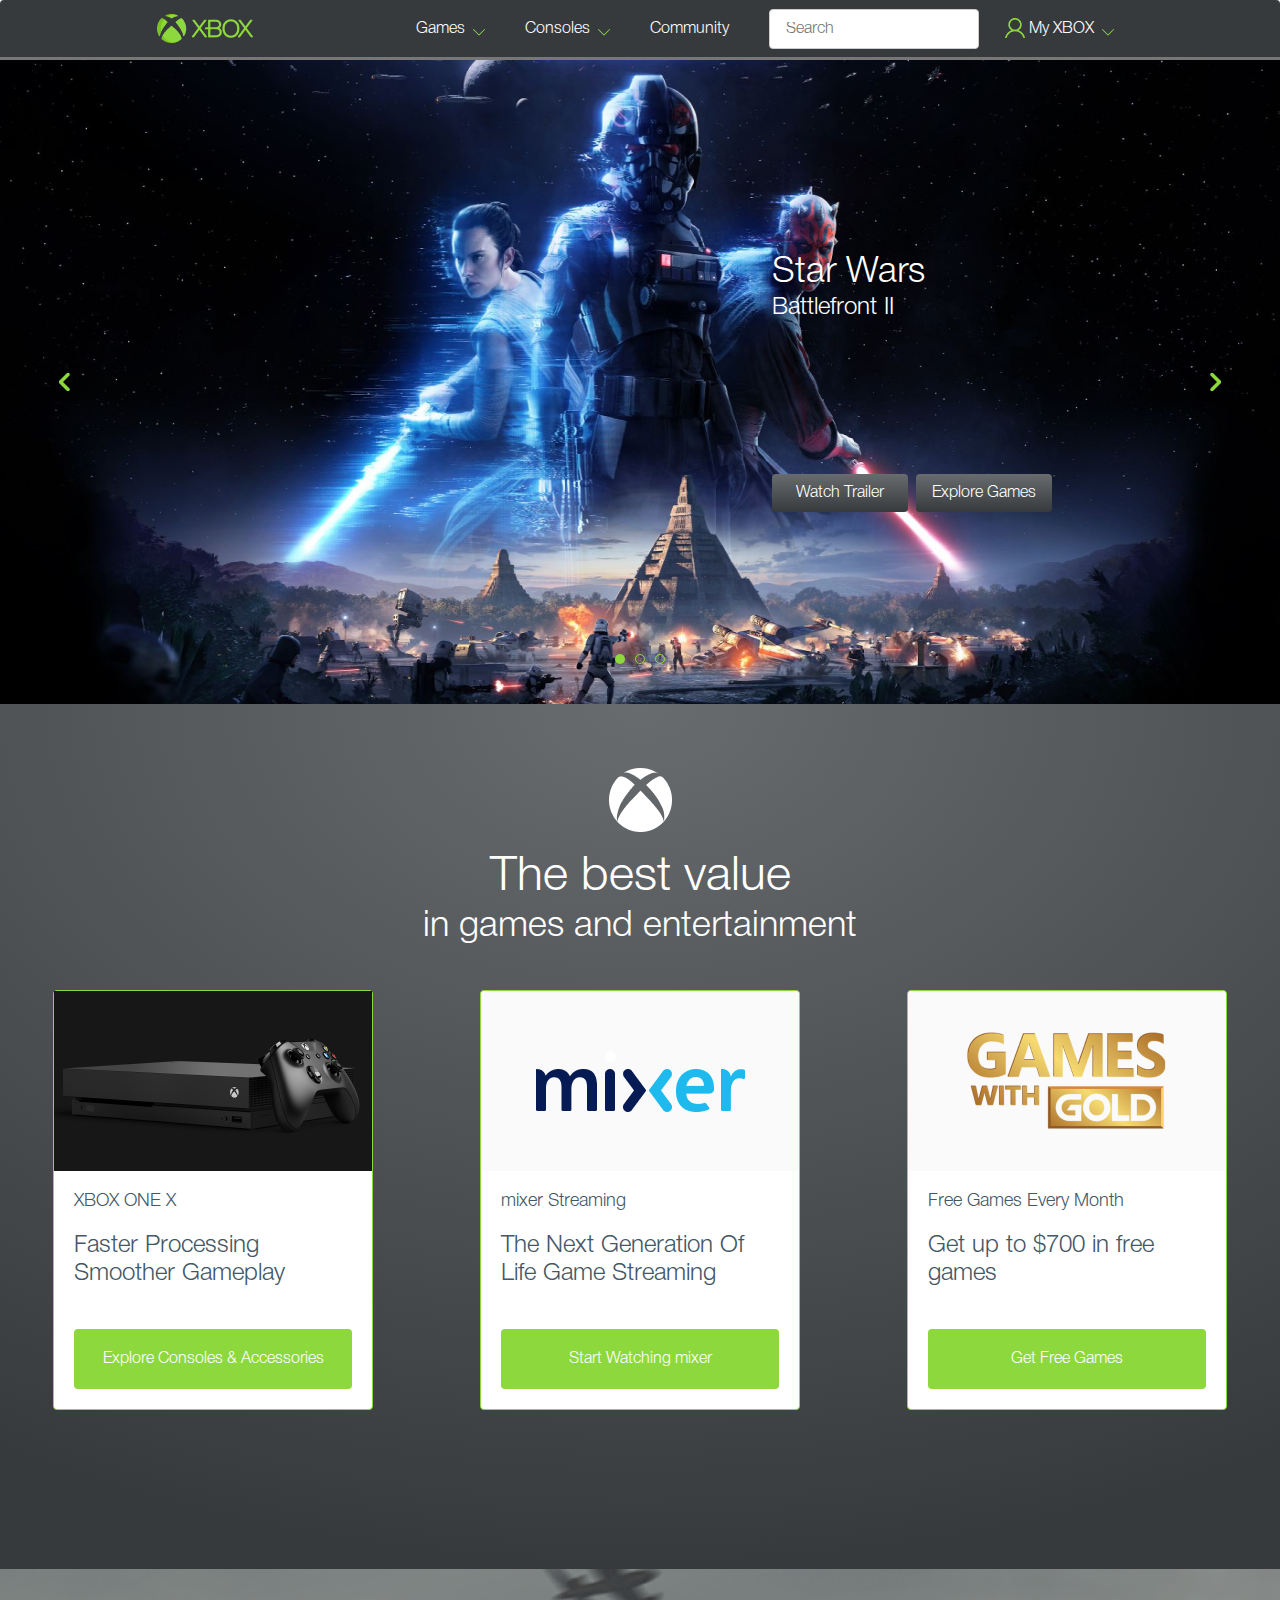
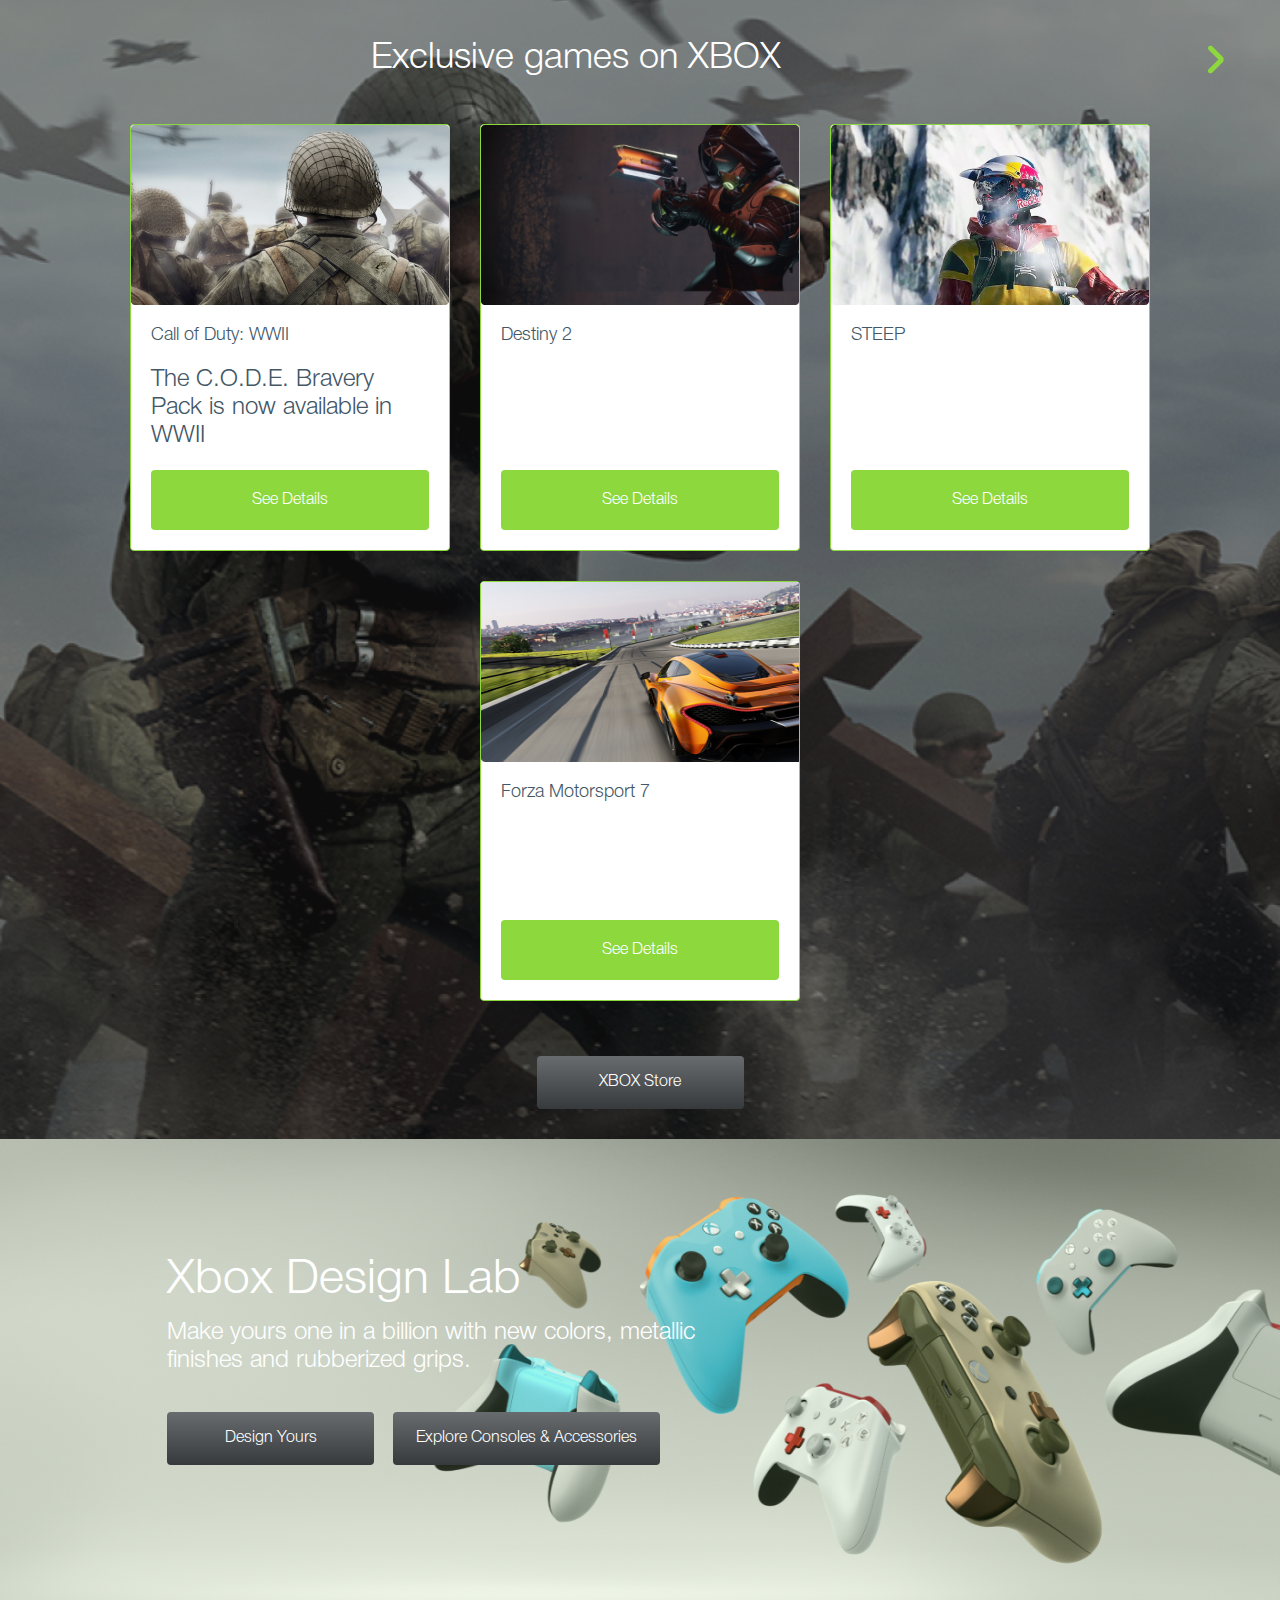
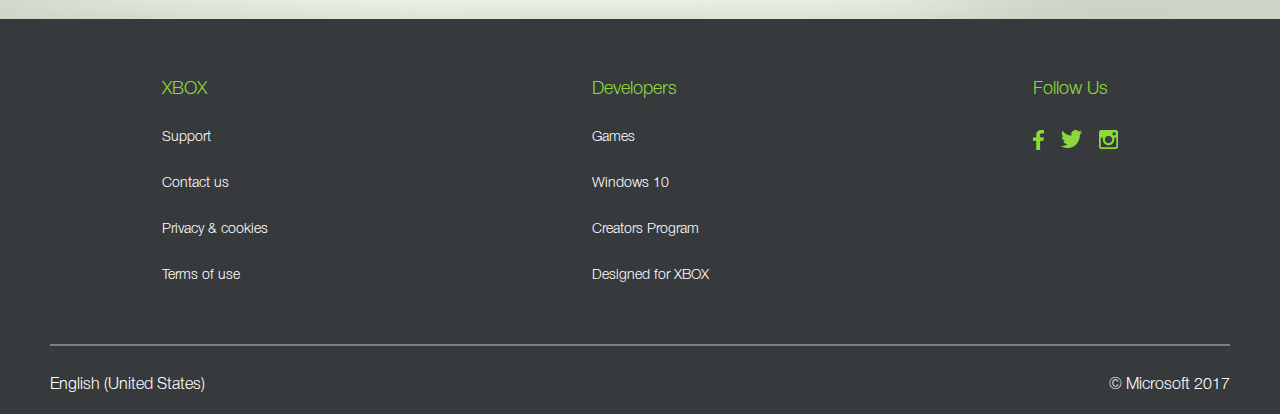
<file: index.html>
<!DOCTYPE html>
<html lang="en">
<head>
    <meta charset="UTF-8">
    <meta name="viewport" content="width=device-width, initial-scale=1.0, maximum-scale=1.0, user-scalable=0">
    <title>XBOX-Home page</title>
    <link rel="stylesheet" href="./source/scss/XBOX.css">
</head>
<body>
<div class="wrapper">
    <div class="content">

        <nav class="menu">
            <div class="menu__container">
                <div class="menu__logo">
                    <a href=""><img src="./img/logo/xbox.png" alt=""></a>
                </div>
                <ul class="menu__list">
                    <li><a  href="">Games</a></li>
                    <li><a  href="">Consoles</a></li>
                    <li><a class=" hide-after" href="">Community</a></li>
                    <li><input class="menu__src" type="search" placeholder="Search" /></li>
                    <li><a  href="">My XBOX</a></li>
                </ul>
            </div>
        </nav>



        <div class="body2">
            <div class="body2__circles">
                <div class="body2__circle1"></div>
                <div class="body2__circle2"></div>
                <div class="body2__circle3"></div>
            </div>

            <div class="body2__item1">
                <div class="body2__arrow">
                    <a href=""><img src="./img/icons/left-arrow.png" alt=""></a>
                </div>
            </div>
            <div class="body2__item2">
                <div class="body2__content">
                    <div class="body2__content text">
                        <div class="body2__title">Star Wars</div>
                        <div class="body2__subtitle">Battlefront II</div>
                    </div>
                    <div class="body2__btn">
                        <button class="body2__btn button" type="submit">Watch Trailer</button>
                        <button class="body2__btn button" type="submit">Explore Games</button>
                    </div>
                </div>
            </div>
            <div class="body2__item3">
                <div class="body2__arrow">
                    <a href=><img src="./img/icons/right-arrow.png" alt=""></a>
                </div>
            </div>
        </div>

        <div class="body3">
            <div class="body3__block1">
                <div class="body3__icon"></div>
                    <div class="body3__text">
                        <div class="body3__text1">The best value </div>
                        <div class="body3__text2">in games and entertainment </div>
                    </div>

            </div>
            <div class="body3__row">
                    <div class="body3__column">
                        <div class="item">
                            <div class="item__blockpng">
                                <div class="item__png"><img src="./img/2.png" alt=""></div>
                            </div>
                            <div class = "item__body">
                                <div class="item__subtitle">XBOX ONE X</div>
                                <div class="item__text">Faster Processing
                                    Smoother Gameplay
                                </div>
                            </div>

                            <div class="item__btn">
                                <button class=" item__button button" type="submit">Explore Consoles & Accessories</button>
                            </div>
                        </div>
                    </div>


                    <div class="body3__column">
                        <div class="item">
                            <div class="item__blockpng">
                                <div class="item__png"><img src="./img/3.png" alt=""></div>
                            </div>
                            <div class = "item__body">
                                <div class="item__subtitle">mixer Streaming</div>
                                <div class="item__text">The Next Generation
                                    Of Life Game Streaming</div>
                            </div>
                            <div class="item__btn">
                                <button class="item__button button" type="submit">Start Watching mixer</button>
                            </div>
                        </div>
                    </div>
                    <div class="body3__column">
                        <div class="item">
                            <div class="item__blockpng">
                                <div class="item__png"><img src="./img/4.png" alt=""></div>
                            </div>

                            <div class = "item__body">
                            <div class="item__subtitle">Free Games Every Month</div>
                            <div class="item__text">Get up to $700 in
                                free games</div>
                            </div>
                            <div class="item__btn">
                                <button class="item__button button" type="submit">Get Free Games</button>
                            </div>
                        </div>
                    </div>
            </div>
        </div>


        <div class="body4">
            <div class="body4__body">
                <div class="body4__background">
                    <div class="body4__block1">
                        <div class="body4__title">Exclusive games on XBOX</div>
                        <div class="body4__arrow">
                            <a href=""><img src="./img/icons/icon-next.png" alt=""></a>
                        </div>
                    </div>

                <div class="body4__row">
                        <div class="item">
                            <div class="item__blockpng">
                                <img src="./img/6.png" alt="">
                            </div>
                            <div class = "item__body">
                                <div class="item__subtitle">Call of Duty: WWII</div>
                                <div class="item__text">The C.O.D.E. Bravery Pack
                                is now available in WWII
                                </div>
                            </div>

                            <div class="item__btn">
                                <button class=" item__button button" type="submit">See Details</button>
                            </div>
                        </div>

                        <div class="item">
                            <div class="item__blockpng">
                                <img src="./img/7.png" alt="">
                            </div>
                            <div class = "item__body">
                                <div class="item__subtitle">Destiny 2</div>
                                <div class="item__text">
                                </div>
                            </div>

                            <div class="item__btn">
                                <button class=" item__button button" type="submit">See Details</button>
                            </div>
                        </div>

                            <div class="item">
                                <div class="item__blockpng">
                                    <img src="./img/8.png" alt="">
                                </div>
                                <div class = "item__body">
                                    <div class="item__subtitle">STEEP</div>
                                    <div class="item__text">
                                    </div>
                                </div>

                                <div class="item__btn">
                                    <button class=" item__button button" type="submit">See Details</button>
                                </div>
                            </div>

                            <div class="item">
                                <div class="item__blockpng">
                                    <img src="./img/9.png" alt="">
                                </div>
                                <div class = "item__body">
                                    <div class="item__subtitle">Forza Motorsport 7</div>
                                    <div class="item__text">
                                    </div>
                                </div>

                                <div class="item__btn">
                                    <button class=" item__button button" type="submit">See Details</button>
                                </div>
                            </div>

                    </div>
                    <div class="body4__btn">
                        <button class=" body4__button " type="submit">XBOX Store</button>
                    </div>
                </div>

             </div>
        </div>

        <div class="body5">
            <div class="body5__background">
                <div class="body5__content">
                    <div class="block1">
                        <div class="block1__title">Xbox Design Lab</div>
                        <div class="block1__text">Make yours one in a billion with new colors, metallic finishes and rubberized grips.</div>
                        <div class="block1__btn">
                            <button class="block1__button1 button" type="submit">Design Yours</button>
                            <button class="block1__button2 button b2" type="submit">Explore Consoles & Accessories</button>
                        </div>
                    </div>
                    <div class="block2"></div>
                </div>
            </div>
        </div>

        <div class="body6">
            <div class="body6__row">
                  <div class="body6__column1">
                      <div class="body6__title title">XBOX</div>
                      <ul class="body6__list list">
                          <li><a href="">Support</a></li>
                          <li><a href="">Contact us</a></li>
                          <li><a href="">Privacy & cookies </a></li>
                          <li><a href="">Terms of use </a></li>
                      </ul>
                  </div>

                    <div class="body6__column2">
                        <div class="body6__title title">Developers</div>
                        <ul class="body6__list list">
                            <li><a href="">Games</a></li>
                            <li><a href="">Windows 10</a></li>
                            <li><a href="">Creators Program</a></li>
                            <li><a href="">Designed for XBOX</a></li>
                        </ul>
                    </div>

                    <div class="body6__column3">
                        <div class="body6__title title">Follow Us</div>
                            <div class="body6__icons">
                                <a href=""><img src="./img/icons/Faacebook.png" alt=""></a>
                                <a href=""><img src="./img/icons/Twitter.png" alt=""></a>
                                <a href=""><img src="./img/icons/Instagram.png" alt=""></a>
                            </div>

                    </div>
            </div>
            <div class="body6__line">
                <div class="container"></div>
            </div>
            <div class="footer">
                <div class="footer_txt1 txt">English (United States)</div>
                <div class="footer__txt2 txt"> © Microsoft 2017</div>
            </div>
        </div>




    </div>
</div>
</body>
</html>
</file>
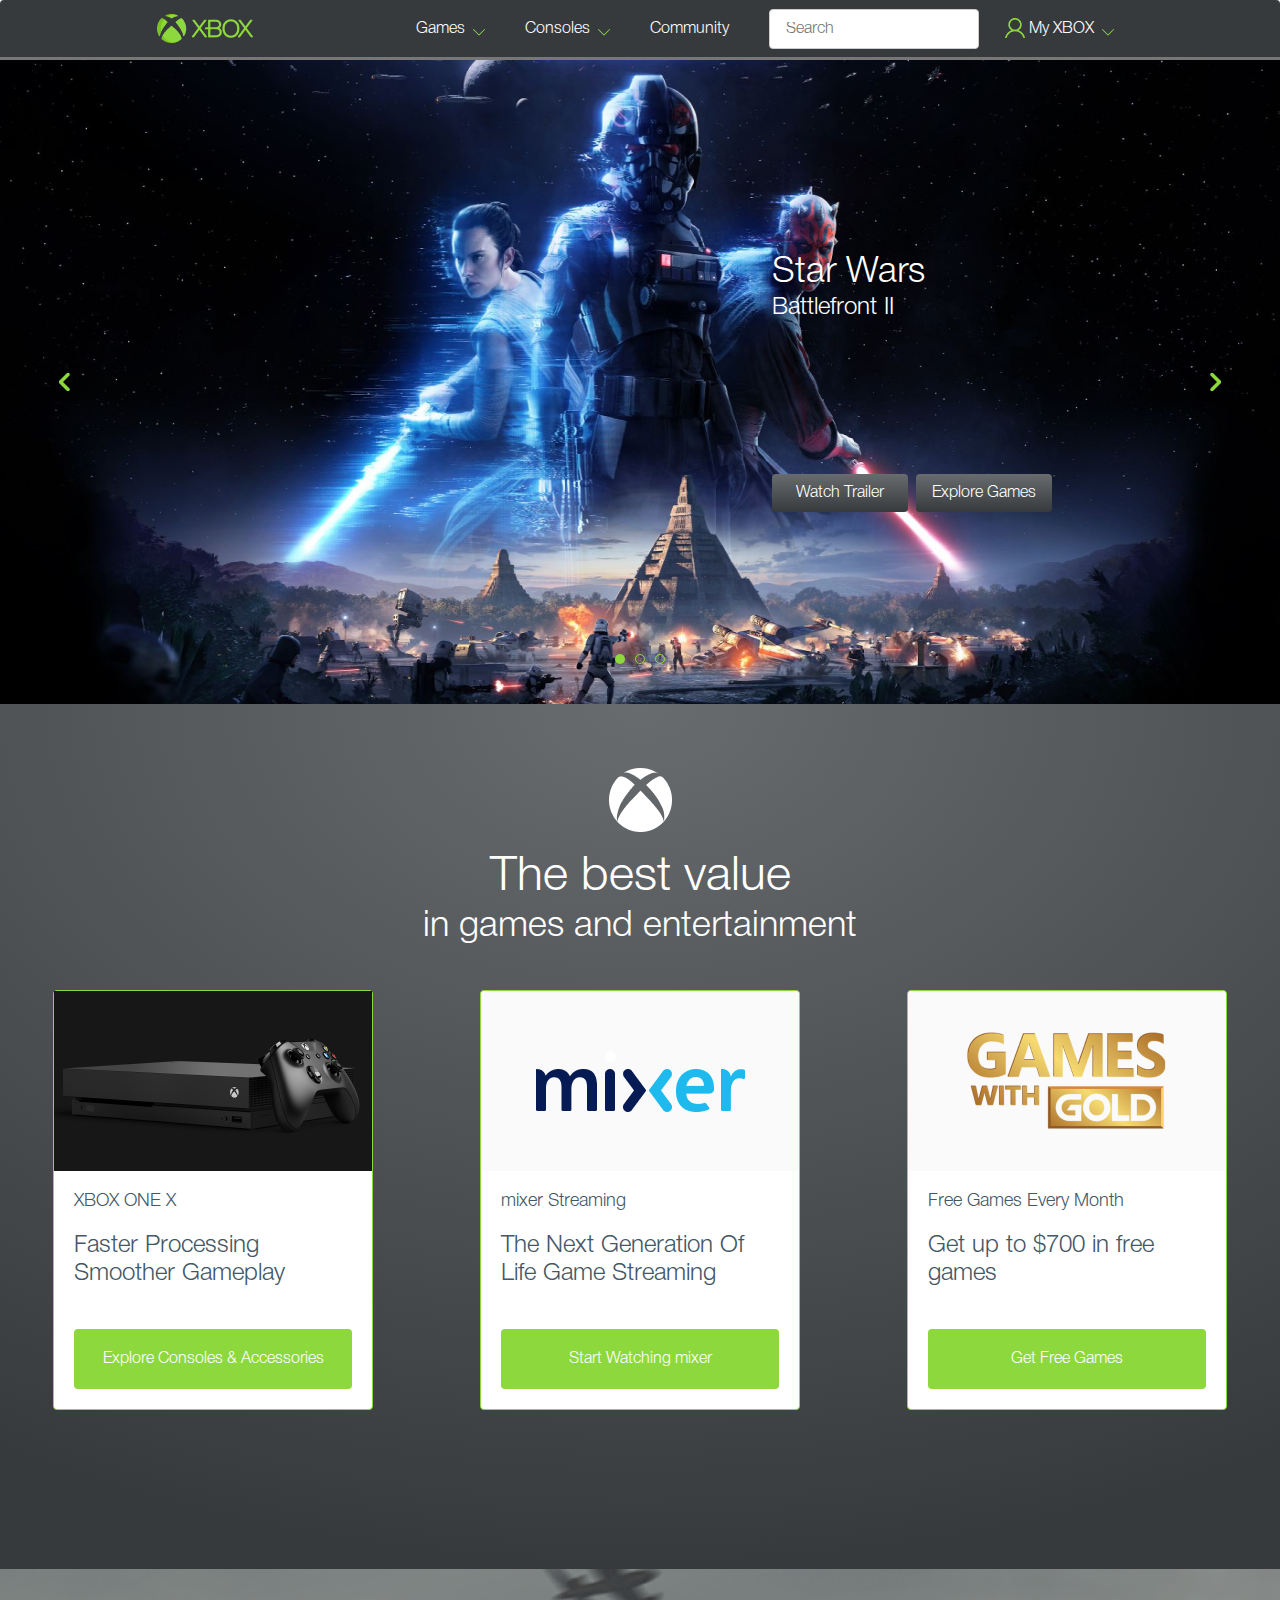
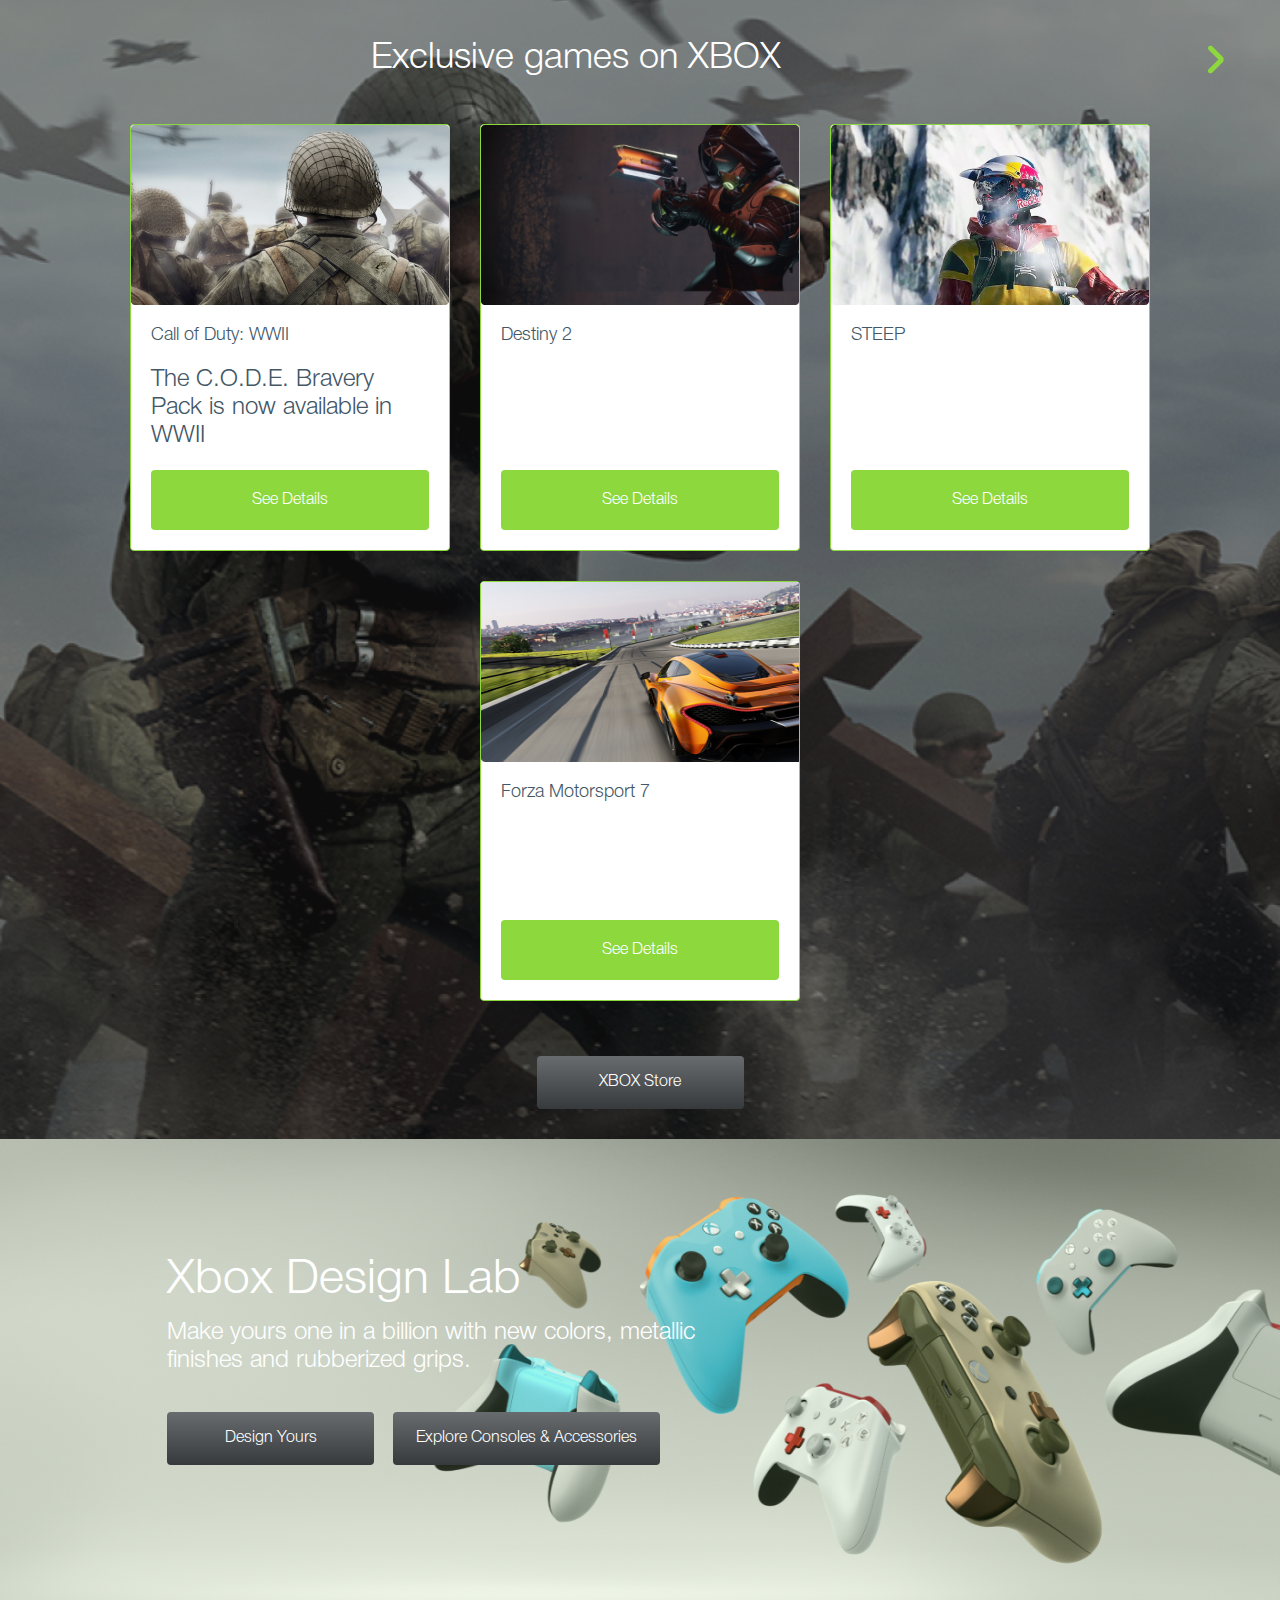
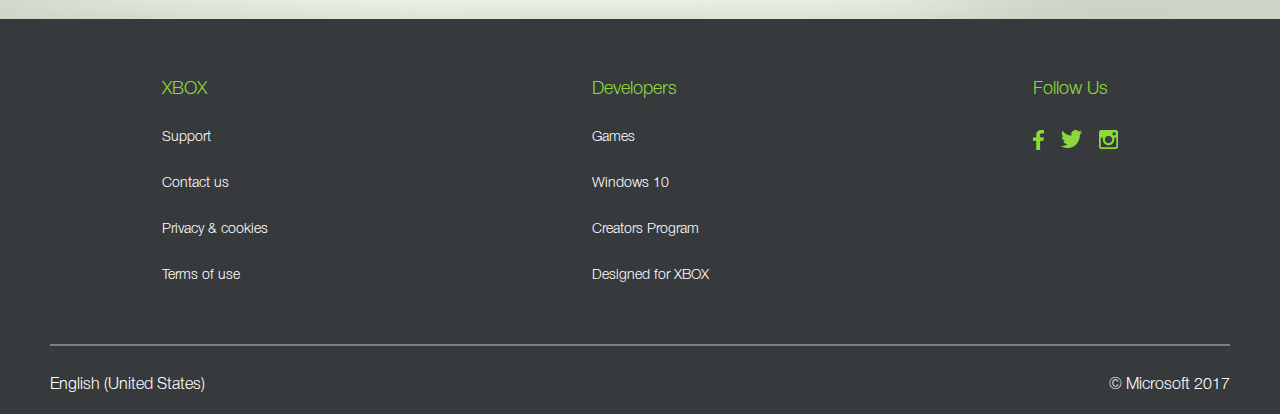
<file: XBOX-Home Page.html>
<!DOCTYPE html>
<html lang="en">
<head>
    <meta charset="UTF-8">
    <meta name="viewport" content="width=device-width, initial-scale=1.0, maximum-scale=1.0, user-scalable=0">
    <title>XBOX-Home page</title>
    <link rel="stylesheet" href="./source/scss/XBOX.css">
</head>
<body>
<div class="wrapper">
    <div class="content">

        <nav class="menu">
            <div class="menu__container">
                <div class="menu__logo">
                    <a href=""><img src="./img/logo/xbox.png" alt=""></a>
                </div>
                <ul class="menu__list">
                    <li><a  href="">Games</a></li>
                    <li><a  href="">Consoles</a></li>
                    <li><a class=" hide-after" href="">Community</a></li>
                    <li><input class="menu__src" type="search" placeholder="Search" /></li>
                    <li><a  href="">My XBOX</a></li>
                </ul>
            </div>

        </nav>



        <div class="body2">
            <div class="body2__circles">
                <div class="body2__circle1"></div>
                <div class="body2__circle2"></div>
                <div class="body2__circle3"></div>
            </div>

            <div class="body2__item1">
                <div class="body2__arrow">
                    <a href=""><img src="./img/icons/left-arrow.png" alt=""></a>
                </div>
            </div>
            <div class="body2__item2">
                <div class="body2__content">
                    <div class="body2__content text">
                        <div class="body2__title">Star Wars</div>
                        <div class="body2__subtitle">Battlefront II</div>
                    </div>
                    <div class="body2__btn">
                        <button class="body2__btn button" type="submit">Watch Trailer</button>
                        <button class="body2__btn button" type="submit">Explore Games</button>
                    </div>
                </div>
            </div>
            <div class="body2__item3">
                <div class="body2__arrow">
                    <a href=><img src="./img/icons/right-arrow.png" alt=""></a>
                </div>
            </div>
        </div>

        <div class="body3">
            <div class="body3__block1">
                <div class="body3__icon"></div>
                    <div class="body3__text">
                        <div class="body3__text1">The best value </div>
                        <div class="body3__text2">in games and entertainment </div>
                    </div>

            </div>
            <div class="body3__row">
                    <div class="body3__column">
                        <div class="item">
                            <div class="item__blockpng">
                                <div class="item__png"><img src="./img/2.png" alt=""></div>
                            </div>
                            <div class = "item__body">
                                <div class="item__subtitle">XBOX ONE X</div>
                                <div class="item__text">Faster Processing
                                    Smoother Gameplay
                                </div>
                            </div>

                            <div class="item__btn">
                                <button class=" item__button button" type="submit">Explore Consoles & Accessories</button>
                            </div>
                        </div>
                    </div>


                    <div class="body3__column">
                        <div class="item">
                            <div class="item__blockpng">
                                <div class="item__png"><img src="./img/3.png" alt=""></div>
                            </div>
                            <div class = "item__body">
                                <div class="item__subtitle">mixer Streaming</div>
                                <div class="item__text">The Next Generation
                                    Of Life Game Streaming</div>
                            </div>
                            <div class="item__btn">
                                <button class="item__button button" type="submit">Start Watching mixer</button>
                            </div>
                        </div>
                    </div>
                    <div class="body3__column">
                        <div class="item">
                            <div class="item__blockpng">
                                <div class="item__png"><img src="./img/4.png" alt=""></div>
                            </div>

                            <div class = "item__body">
                            <div class="item__subtitle">Free Games Every Month</div>
                            <div class="item__text">Get up to $700 in
                                free games</div>
                            </div>
                            <div class="item__btn">
                                <button class="item__button button" type="submit">Get Free Games</button>
                            </div>
                        </div>
                    </div>
            </div>
        </div>


        <div class="body4">
            <div class="body4__body">
                <div class="body4__background">
                    <div class="body4__block1">
                        <div class="body4__title">Exclusive games on XBOX</div>
                        <div class="body4__arrow">
                            <a href=""><img src="./img/icons/icon-next.png" alt=""></a>
                        </div>
                    </div>

                <div class="body4__row">
                        <div class="item">
                            <div class="item__blockpng">
                                <img src="./img/6.png" alt="">
                            </div>
                            <div class = "item__body">
                                <div class="item__subtitle">Call of Duty: WWII</div>
                                <div class="item__text">The C.O.D.E. Bravery Pack
                                is now available in WWII
                                </div>
                            </div>

                            <div class="item__btn">
                                <button class=" item__button button" type="submit">See Details</button>
                            </div>
                        </div>

                        <div class="item">
                            <div class="item__blockpng">
                                <img src="./img/7.png" alt="">
                            </div>
                            <div class = "item__body">
                                <div class="item__subtitle">Destiny 2</div>
                                <div class="item__text">
                                </div>
                            </div>

                            <div class="item__btn">
                                <button class=" item__button button" type="submit">See Details</button>
                            </div>
                        </div>

                            <div class="item">
                                <div class="item__blockpng">
                                    <img src="./img/8.png" alt="">
                                </div>
                                <div class = "item__body">
                                    <div class="item__subtitle">STEEP</div>
                                    <div class="item__text">
                                    </div>
                                </div>

                                <div class="item__btn">
                                    <button class=" item__button button" type="submit">See Details</button>
                                </div>
                            </div>

                            <div class="item">
                                <div class="item__blockpng">
                                    <img src="./img/9.png" alt="">
                                </div>
                                <div class = "item__body">
                                    <div class="item__subtitle">Forza Motorsport 7</div>
                                    <div class="item__text">
                                    </div>
                                </div>

                                <div class="item__btn">
                                    <button class=" item__button button" type="submit">See Details</button>
                                </div>
                            </div>

                    </div>
                    <div class="body4__btn">
                        <button class=" body4__button " type="submit">XBOX Store</button>
                    </div>
                </div>

             </div>
        </div>

        <div class="body5">
            <div class="body5__background">
                <div class="body5__content">
                    <div class="block1">
                        <div class="block1__title">Xbox Design Lab</div>
                        <div class="block1__text">Make yours one in a billion with new colors, metallic finishes and rubberized grips.</div>
                        <div class="block1__btn">
                            <button class="block1__button1 button" type="submit">Design Yours</button>
                            <button class="block1__button2 button b2" type="submit">Explore Consoles & Accessories</button>
                        </div>
                    </div>
                    <div class="block2"></div>
                </div>
            </div>
        </div>

        <div class="body6">
            <div class="body6__row">
                  <div class="body6__column1">
                      <div class="body6__title title">XBOX</div>
                      <ul class="body6__list list">
                          <li><a href="">Support</a></li>
                          <li><a href="">Contact us</a></li>
                          <li><a href="">Privacy & cookies </a></li>
                          <li><a href="">Terms of use </a></li>
                      </ul>
                  </div>

                    <div class="body6__column2">
                        <div class="body6__title title">Developers</div>
                        <ul class="body6__list list">
                            <li><a href="">Games</a></li>
                            <li><a href="">Windows 10</a></li>
                            <li><a href="">Creators Program</a></li>
                            <li><a href="">Designed for XBOX</a></li>
                        </ul>
                    </div>

                    <div class="body6__column3">
                        <div class="body6__title title">Follow Us</div>
                            <div class="body6__icons">
                                <a href=""><img src="./img/icons/Faacebook.png" alt=""></a>
                                <a href=""><img src="./img/icons/Twitter.png" alt=""></a>
                                <a href=""><img src="./img/icons/Instagram.png" alt=""></a>
                            </div>

                    </div>
            </div>
            <div class="body6__line">
                <div class="container"></div>
            </div>
            <div class="footer">
                <div class="footer_txt1 txt">English (United States)</div>
                <div class="footer__txt2 txt"> © Microsoft 2017</div>
            </div>
        </div>




    </div>
</div>
</body>
</html>
</file>
<file: source/scss/XBOX.css>
@charset "UTF-8";
* {
  padding: 0;
  margin: 0;
  border: 0;
}

*, *:before, *:after {
  -moz-box-sizing: border-box;
  -webkit-box-sizing: border-box;
  box-sizing: border-box;
}

:focus, :active {
  outline: none;
}

a:focus, a:active {
  outline: none;
}

nav, footer, header, aside {
  display: block;
}

html, body {
  height: 100%;
  width: 100%;
  font-size: 100%;
  line-height: 1;
  font-size: 14px;
  -ms-text-size-adjust: 100%;
  -moz-text-size-adjust: 100%;
  -webkit-text-size-adjust: 100%;
}

input, button, textarea {
  font-family: inherit;
}

input::-ms-clear {
  display: none;
}

button {
  cursor: pointer;
}

button::-moz-focus-inner {
  padding: 0;
  border: 0;
}

a, a:visited {
  text-decoration: none;
}

a:hover {
  text-decoration: none;
}

ul li {
  list-style: none;
}

img {
  vertical-align: top;
}

h1, h2, h3, h4, h5, h6 {
  font-size: inherit;
  font-weight: inherit;
}

@font-face {
  font-family: "HelveticaNeue";
  src: url("../../fonts/helveticaneuecyr-light.eot");
  src: local("☺"), url("../../fonts/helveticaneuecyr-light.woff") format("woff"), url("../../fonts/helveticaneuecyr-light.ttf") format("truetype"), url("../../fonts/helveticaneuecyr-light.svg") format("svg");
  font-weight: normal;
  font-style: normal;
}
.content {
  max-width: 100%;
  margin: 0 auto;
}
@media only screen and (max-width: 479px) {
  .content {
    max-width: 100%;
  }
}
@media only screen and (min-width: 780px) and (max-width: 959px) {
  .content {
    max-width: 100%;
  }
}
@media only screen and (min-width: 960px) and (max-width: 1439px) {
  .content {
    max-width: 100%;
  }
}

.menu {
  display: flex;
  height: 60px;
  background-color: #373A3C;
  border-radius: 4px;
  border-bottom: 3px solid #777777;
  border-bottom-left-radius: 0;
  border-bottom-right-radius: 0;
}
.menu__src {
  width: 210px;
  background: #FFFFFF;
  border: 1px solid #CCCCCC;
  box-sizing: border-box;
  border-radius: 4px;
  padding: 9px 0 8px 16px;
  font-family: HelveticaNeue;
  font-size: 16px;
  line-height: 21px;
  margin: 0 20px 0 10px;
}
.menu__container {
  width: 1100px;
  margin: 0 auto;
  display: flex;
  align-items: center;
  justify-content: space-around;
}
.menu__logo {
  width: 96px;
  height: 29px;
  transition: 1s;
}
.menu__logo:hover {
  transform: scale(1.1);
}
.menu__list {
  display: flex;
  align-items: center;
}
.menu__list li:last-child:before {
  content: "";
  background-image: url("../../img/icons/Shape.png");
  height: 20px;
  width: 20px;
  position: absolute;
  transform: translate(0, -3px);
  margin: 0 0 0 6px;
}
.menu__list a {
  font-family: HelveticaNeue;
  font-size: 16px;
  line-height: 16px;
  color: white;
  padding: 0 30px;
  position: relative;
  transition: 0.5s;
}
.menu__list a:hover {
  color: #8DD83D;
}
.menu__list a:after {
  content: "";
  background-image: url("../../img/icons/down-arrow.png");
  height: 7px;
  width: 12px;
  position: absolute;
  top: 50%;
  margin-left: 8px;
}
.menu__list a.hide-after:after {
  display: none;
}
@media only screen and (max-width: 479px) {
  .menu {
    height: auto;
  }
  .menu__container {
    max-width: 100%;
    flex-direction: column;
    align-items: center;
  }
  .menu__logo {
    display: flex;
    justify-content: center;
    padding: 20px 0;
  }
  .menu__list {
    display: flex;
    flex-direction: column;
    padding: 20px;
  }
  .menu__list li {
    padding: 10px;
  }
}
@media only screen and (min-width: 480px) and (max-width: 779px) {
  .menu {
    height: auto;
  }
  .menu__container {
    max-width: 100%;
    flex-direction: column;
    align-items: center;
  }
  .menu__logo {
    display: flex;
    justify-content: center;
    padding: 20px 0;
  }
  .menu__list {
    display: flex;
    flex-direction: column;
    padding: 20px;
  }
  .menu__list li {
    padding: 10px;
  }
}
@media only screen and (min-width: 780px) and (max-width: 959px) {
  .menu {
    height: auto;
  }
  .menu__container {
    max-width: 100%;
    flex-direction: column;
  }
  .menu__logo {
    display: flex;
    justify-content: center;
    width: 100%;
    padding: 20px 0;
  }
  .menu__list {
    display: flex;
    justify-content: space-around;
    padding: 20px 0;
  }
}

.body2 {
  height: 644px;
  background: url(../../img/1.png) 0 0/100% 100% no-repeat;
  position: relative;
  display: flex;
  justify-content: center;
}
.body2__circles {
  display: flex;
  position: absolute;
  height: 100%;
  align-items: flex-end;
  padding-bottom: 40px;
}
.body2__circle1 {
  border-radius: 50%;
  background-color: #8DD83D;
  width: 10px;
  height: 10px;
}
.body2__circle2 {
  border-radius: 50%;
  border: 1px solid #8DD83D;
  width: 10px;
  height: 10px;
  margin: 0 10px;
}
.body2__circle3 {
  border-radius: 50%;
  border: 1px solid #8DD83D;
  width: 10px;
  height: 10px;
}
.body2__item1 {
  display: flex;
  flex: 0 0 10%;
  align-items: center;
  justify-content: center;
}
.body2__arrow {
  transition: 0.5s;
}
.body2__arrow:hover {
  transform: scale(1.2);
}
.body2__item2 {
  display: flex;
  flex: 0 0 80%;
  align-items: center;
  height: 100%;
  justify-content: flex-end;
  padding-right: 100px;
}
.body2__content {
  display: flex;
  flex-direction: column;
  align-items: flex-end;
  justify-content: center;
  width: 280px;
  height: 260px;
}
.body2__content.text {
  align-items: flex-start;
  justify-content: flex-start;
}
.body2__title {
  font-family: HelveticaNeue;
  font-size: 36px;
  line-height: 42px;
  color: #FFFFFF;
  text-align: left;
}
.body2__subtitle {
  font-family: HelveticaNeue;
  font-size: 24px;
  line-height: 28px;
  color: #FFFFFF;
  text-align: left;
}
.body2__btn {
  display: flex;
  justify-content: space-between;
  width: 280px;
}
.body2__btn.button {
  background: linear-gradient(180deg, #686C6F 0%, #373A3C 100%);
  width: 136px;
  height: 38px;
  border-radius: 4px;
  color: #FFFFFF;
  font-family: HelveticaNeue;
  font-size: 16px;
  line-height: 21px;
  transition: 1s;
  display: flex;
  justify-content: center;
  align-items: center;
}
.body2__btn.button:hover {
  background: #8DD83D;
}
.body2__item3 {
  display: flex;
  flex: 0 0 10%;
  align-items: center;
  justify-content: center;
}
@media only screen and (max-width: 479px) {
  .body2 {
    height: auto;
  }
  .body2__circles {
    padding-bottom: 20px;
  }
  .body2__item2 {
    justify-content: center;
    padding-right: 0;
  }
  .body2__content {
    display: flex;
    flex-direction: column;
    align-items: center;
    justify-content: center;
    width: 100%;
    height: 400px;
  }
  .body2__content.text {
    align-items: center;
    justify-content: flex-start;
    padding-top: 30px;
  }
  .body2__btn {
    margin-bottom: 30px;
  }
}
@media only screen and (min-width: 480px) and (max-width: 779px) {
  .body2 {
    height: auto;
  }
  .body2__circles {
    padding-bottom: 20px;
  }
  .body2__item2 {
    justify-content: center;
    padding-right: 0;
  }
  .body2__content {
    display: flex;
    flex-direction: column;
    align-items: center;
    justify-content: center;
    width: 100%;
    height: 400px;
  }
  .body2__content.text {
    align-items: center;
    justify-content: flex-start;
    padding-top: 30px;
  }
  .body2__btn {
    margin-bottom: 30px;
  }
}

.body3 {
  background: radial-gradient(100% 100% at 50% 0%, #686C6F 0%, #373A3C 100%);
  min-height: 865px;
  display: flex;
  flex-direction: column;
  padding-bottom: 67px;
}
.body3__block1 {
  display: flex;
  flex-direction: column;
  align-items: center;
}
.body3__icon {
  background: url("../../img/icons/xbox.png") 0 0 no-repeat;
  height: 64px;
  width: 63px;
  margin: 64px 0 18px 0;
}
.body3__text {
  max-width: 449px;
  text-align: center;
}
.body3__text1 {
  font-family: HelveticaNeue;
  font-size: 48px;
  line-height: 56px;
  color: #FFFFFF;
}
.body3__text2 {
  font-family: HelveticaNeue;
  font-size: 36px;
  line-height: 42px;
  color: #FFFFFF;
}
.body3__row {
  width: 1100px;
  margin: 0 auto;
  display: flex;
}
.body3__column {
  display: flex;
  flex: 1 1 33.333%;
  padding: 42px 0 0;
  justify-content: center;
}
@media only screen and (max-width: 479px) {
  .body3 {
    height: auto;
  }
  .body3__icon {
    margin: 30px 0 18px;
  }
  .body3__row {
    width: 100%;
    margin: 0 auto;
    display: flex;
    flex-wrap: wrap;
  }
}
@media only screen and (min-width: 480px) and (max-width: 779px) {
  .body3 {
    height: auto;
  }
  .body3__icon {
    margin: 30px 0 18px 0;
  }
  .body3__row {
    width: 100%;
    margin: 0 auto;
    display: flex;
    flex-wrap: wrap;
  }
}
@media only screen and (min-width: 780px) and (max-width: 959px) {
  .body3 {
    height: auto;
  }
  .body3__icon {
    margin: 50px 0 18px;
  }
  .body3__row {
    width: 100%;
    margin: 0 auto;
    display: flex;
    flex-wrap: wrap;
  }
}
@media only screen and (min-width: 960px) and (max-width: 1439px) {
  .body3 {
    height: auto;
  }
  .body3__icon {
    margin: 64px 0 18px;
  }
  .body3__row {
    width: 100%;
    margin: 0 auto;
    display: flex;
    flex-wrap: wrap;
  }
}

.item {
  width: 320px;
  min-height: 420px;
  background: #FFFFFF;
  border: 1px solid #8DD83D;
  box-sizing: border-box;
  border-radius: 4px;
  display: flex;
  flex-direction: column;
}
.item__blockpng {
  display: flex;
  width: 318px;
  height: 180px;
  border-radius: 4px;
  background-color: #FAFAFA;
  justify-content: center;
  align-items: center;
}
.item__img {
  height: 180px;
}
.item__body {
  flex: 1 1 auto;
}
.item__subtitle {
  font-family: HelveticaNeue;
  font-size: 18px;
  line-height: 21px;
  color: #435766;
  padding: 20px;
}
.item__text {
  font-family: HelveticaNeue;
  font-size: 24px;
  line-height: 28px;
  color: #435766;
  padding: 0 20px;
  word-wrap: break-word;
}
.item__btn {
  display: flex;
}
.item__btn .button {
  align-self: flex-end;
  width: 278px;
  height: 60px;
  background: #8DD83D;
  border-radius: 4px;
  font-family: HelveticaNeue;
  font-size: 16px;
  line-height: 21px;
  color: #FFFFFF;
  margin: 20px auto;
  transition: 1s;
}
.item__btn .button:hover {
  background-color: mediumseagreen;
}

.body4 {
  min-height: 880px;
}
.body4__body {
  background: url("../../img/5.png") 0 0/100% auto no-repeat;
  min-height: 880px;
  display: flex;
  flex-direction: column;
}
.body4__background {
  min-height: 880px;
  background-color: rgba(23, 23, 23, 0.5);
}
.body4__block1 {
  min-height: 43px;
  display: flex;
  align-items: center;
  padding: 97px 0 0;
  justify-content: center;
}
.body4__title {
  display: flex;
  justify-content: center;
  font-family: HelveticaNeue;
  font-size: 36px;
  line-height: 42px;
  color: #FFFFFF;
  flex: 0 0 90%;
  padding-left: 150px;
}
.body4__arrow {
  display: flex;
  flex: 0 0 10%;
  justify-content: center;
  width: 21px;
  height: 21px;
  transition: 0.5s;
}
.body4__arrow:hover {
  transform: scale(1.25);
}
.body4__btn {
  display: flex;
  justify-content: center;
}
.body4__button {
  width: 207px;
  height: 53px;
  background: linear-gradient(180deg, #686C6F 0%, #373A3C 100%);
  border-radius: 4px;
  font-family: HelveticaNeue;
  font-size: 16px;
  line-height: 21px;
  color: #FFFFFF;
  transition: 1s;
}
.body4__button:hover {
  background: #8DD83D;
}
.body4__row {
  display: flex;
  padding: 60px;
  overflow: hidden;
}
.body4__row .item {
  margin: 30px;
  transition: 1s;
}
.body4__row .item:hover {
  transform: scale(1.1);
  opacity: 0.7;
}
.body4__row .item__blockpng {
  max-width: 318px;
}
.body4__row .item img {
  width: 100%;
  height: 100%;
}
.body4__row .item__btn .button {
  transition: 1s;
}
.body4__row .item__btn .button:hover {
  background-color: mediumseagreen;
}
@media only screen and (max-width: 479px) {
  .body4 {
    min-height: 880px;
  }
  .body4__body {
    background: url("../../img/5.png") 0 0/cover no-repeat;
    min-height: 880px;
    display: flex;
    flex-direction: column;
  }
  .body4__background {
    min-height: 880px;
    background-color: rgba(23, 23, 23, 0.5);
  }
  .body4__block1 {
    flex-direction: column;
    max-height: 100px;
    display: flex;
    align-items: center;
    padding: 40px 0 0;
    justify-content: center;
  }
  .body4__title {
    display: flex;
    justify-content: center;
    text-align: center;
    font-family: HelveticaNeue;
    font-size: 36px;
    line-height: 42px;
    color: #FFFFFF;
    max-width: 100%;
    padding-left: 0;
  }
  .body4__arrow {
    display: flex;
    max-width: 100%;
    justify-content: center;
    width: 21px;
    height: 21px;
    padding-top: 10px;
  }
  .body4__row {
    display: flex;
    padding: 40px 0;
    justify-content: center;
    flex-wrap: wrap;
  }
  .body4__row .item {
    margin: 15px;
    transition: 1s;
  }
  .body4__row .item:hover {
    transform: scale(1.1);
    opacity: 0.7;
  }
  .body4__row .item__blockpng {
    max-width: 318px;
  }
  .body4__row .item img {
    width: 100%;
    height: 100%;
  }
  .body4__row .item__btn .button {
    transition: 1s;
  }
  .body4__row .item__btn .button:hover {
    background-color: mediumseagreen;
  }
  .body4__btn {
    display: flex;
    justify-content: center;
    padding-bottom: 30px;
  }
}
@media only screen and (min-width: 480px) and (max-width: 779px) {
  .body4 {
    min-height: 880px;
  }
  .body4__body {
    background: url("../../img/5.png") 0 0/cover no-repeat;
    min-height: 880px;
    display: flex;
    flex-direction: column;
  }
  .body4__background {
    min-height: 880px;
    background-color: rgba(23, 23, 23, 0.5);
  }
  .body4__block1 {
    max-height: 100px;
    display: flex;
    align-items: center;
    padding: 40px 0 0;
    justify-content: center;
  }
  .body4__title {
    display: flex;
    justify-content: center;
    text-align: center;
    font-family: HelveticaNeue;
    font-size: 36px;
    line-height: 42px;
    color: #FFFFFF;
    max-width: 100%;
    padding-left: 0;
    flex: 0 0 90%;
  }
  .body4__arrow {
    display: flex;
    max-width: 100%;
    justify-content: center;
    width: 21px;
    height: 21px;
    flex: 0 0 10%;
    align-items: center;
  }
  .body4__row {
    display: flex;
    padding: 40px 0;
    justify-content: center;
    flex-wrap: wrap;
  }
  .body4__row .item {
    margin: 15px;
    transition: 1s;
  }
  .body4__row .item:hover {
    transform: scale(1.1);
    opacity: 0.7;
  }
  .body4__row .item__blockpng {
    max-width: 318px;
  }
  .body4__row .item img {
    width: 100%;
    height: 100%;
  }
  .body4__row .item__btn .button {
    transition: 1s;
  }
  .body4__row .item__btn .button:hover {
    background-color: mediumseagreen;
  }
  .body4__btn {
    display: flex;
    justify-content: center;
    padding-bottom: 30px;
  }
}
@media only screen and (min-width: 780px) and (max-width: 959px) {
  .body4 {
    min-height: 880px;
  }
  .body4__body {
    background: url("../../img/5.png") 0 0/cover no-repeat;
    min-height: 880px;
    display: flex;
    flex-direction: column;
  }
  .body4__background {
    min-height: 880px;
    background-color: rgba(23, 23, 23, 0.5);
  }
  .body4__block1 {
    max-height: 100px;
    display: flex;
    align-items: center;
    padding: 40px 0 0;
    justify-content: center;
  }
  .body4__title {
    display: flex;
    justify-content: center;
    text-align: center;
    font-family: HelveticaNeue;
    font-size: 36px;
    line-height: 42px;
    color: #FFFFFF;
    max-width: 100%;
    padding-left: 0;
    flex: 0 0 90%;
  }
  .body4__arrow {
    display: flex;
    max-width: 100%;
    justify-content: center;
    width: 21px;
    height: 21px;
    flex: 0 0 10%;
    align-items: center;
  }
  .body4__row {
    display: flex;
    padding: 40px 0;
    justify-content: center;
    flex-wrap: wrap;
  }
  .body4__row .item {
    margin: 15px;
    transition: 1s;
  }
  .body4__row .item:hover {
    transform: scale(1.1);
    opacity: 0.7;
  }
  .body4__row .item__blockpng {
    max-width: 318px;
  }
  .body4__row .item img {
    width: 100%;
    height: 100%;
  }
  .body4__row .item__btn .button {
    transition: 1s;
  }
  .body4__row .item__btn .button:hover {
    background-color: mediumseagreen;
  }
  .body4__btn {
    display: flex;
    justify-content: center;
    padding-bottom: 30px;
  }
}
@media only screen and (min-width: 960px) and (max-width: 1439px) {
  .body4 {
    min-height: 880px;
  }
  .body4__body {
    background: url("../../img/5.png") 0 0/cover no-repeat;
    min-height: 880px;
    display: flex;
    flex-direction: column;
  }
  .body4__background {
    min-height: 880px;
    background-color: rgba(23, 23, 23, 0.5);
  }
  .body4__block1 {
    max-height: 100px;
    display: flex;
    align-items: center;
    padding: 80px 0 0;
    justify-content: center;
  }
  .body4__title {
    display: flex;
    justify-content: center;
    text-align: center;
    font-family: HelveticaNeue;
    font-size: 36px;
    line-height: 42px;
    color: #FFFFFF;
    max-width: 100%;
    padding-left: 0;
    flex: 0 0 90%;
  }
  .body4__arrow {
    display: flex;
    max-width: 100%;
    justify-content: center;
    width: 21px;
    height: 21px;
    flex: 0 0 10%;
    align-items: center;
  }
  .body4__row {
    display: flex;
    padding: 40px 0;
    justify-content: center;
    flex-wrap: wrap;
  }
  .body4__row .item {
    margin: 15px;
    transition: 1s;
  }
  .body4__row .item:hover {
    transform: scale(1.1);
    opacity: 0.7;
  }
  .body4__row .item__blockpng {
    max-width: 318px;
  }
  .body4__row .item img {
    width: 100%;
    height: 100%;
  }
  .body4__row .item__btn .button {
    transition: 1s;
  }
  .body4__row .item__btn .button:hover {
    background-color: mediumseagreen;
  }
  .body4__btn {
    display: flex;
    justify-content: center;
    padding-bottom: 30px;
  }
}

.body5 {
  min-height: 480px;
  background: url("../../img/10.png") 0 0/100% auto no-repeat;
}
.body5__background {
  min-height: 480px;
  background: radial-gradient(100% 100% at 50% 0%, rgba(193, 255, 127, 0.1) 0%, rgba(141, 216, 61, 0.1) 100%);
}
.body5__content {
  display: flex;
  padding-left: 167px;
}
.body5__content .block1 {
  display: flex;
  flex-direction: column;
  flex: 1 1 50%;
}
.body5__content .block1__title {
  font-family: HelveticaNeue;
  font-size: 48px;
  line-height: 56px;
  color: #FFFFFF;
  padding: 114px 0 10px;
}
.body5__content .block1__text {
  font-family: HelveticaNeue;
  font-size: 24px;
  line-height: 28px;
  color: #FFFFFF;
  width: 530px;
  padding: 0 0 37px 0;
}
.body5__content .block1__btn .b2 {
  padding: 0 23px 0 23px;
}
.body5__content .block1__btn .button {
  min-width: 207px;
  height: 53px;
  background: linear-gradient(180deg, #686C6F 0%, #373A3C 100%);
  border-radius: 4px;
  font-family: HelveticaNeue;
  font-size: 16px;
  line-height: 21px;
  color: #FFFFFF;
  margin: 0 15px 0 0;
  transition: 1s;
}
.body5__content .block1__btn .button:hover {
  background: #8DD83D;
}
.body5__content .block2 {
  flex: 1 1 50%;
}
@media only screen and (max-width: 479px) {
  .body5 {
    height: auto;
    background: url("../../img/10.png") 0 0/100% 100% no-repeat;
  }
  .body5__background {
    min-height: 480px;
  }
  .body5__content {
    padding: 20px;
  }
  .body5__content .block1 {
    display: flex;
    flex-direction: column;
    align-items: center;
    flex: 1 1 100%;
  }
  .body5__content .block1__title {
    font-family: HelveticaNeue;
    font-size: 48px;
    line-height: 56px;
    color: #FFFFFF;
    padding: 50px 0 30px 0;
    text-align: center;
  }
  .body5__content .block1__text {
    font-family: HelveticaNeue;
    font-size: 24px;
    line-height: 28px;
    color: #FFFFFF;
    max-width: 325px;
    text-align: center;
    padding: 0 0 37px 0;
  }
  .body5__content .block1__btn {
    display: flex;
    flex-direction: column;
    align-items: center;
  }
  .body5__content .block1__btn .b2 {
    padding: 0;
    margin-top: 10px;
  }
  .body5__content .block1__btn .button {
    width: 207px;
    height: 53px;
    background: linear-gradient(180deg, #686C6F 0%, #373A3C 100%);
    border-radius: 4px;
    font-family: HelveticaNeue;
    font-size: 16px;
    line-height: 21px;
    color: #FFFFFF;
    transition: 1s;
  }
  .body5__content .block1__btn .button:hover {
    background: #8DD83D;
  }
  .body5__content .block2 {
    flex: none;
  }
}
@media only screen and (min-width: 480px) and (max-width: 779px) {
  .body5 {
    height: auto;
    background: url("../../img/10.png") 0 0/100% 100% no-repeat;
  }
  .body5__background {
    min-height: 480px;
  }
  .body5__content {
    padding: 20px;
  }
  .body5__content .block1 {
    display: flex;
    flex-direction: column;
    flex: 1 1 100%;
    align-items: center;
  }
  .body5__content .block1__title {
    font-family: HelveticaNeue;
    font-size: 48px;
    line-height: 56px;
    color: #FFFFFF;
    padding: 70px 0 0;
    text-align: center;
  }
  .body5__content .block1__text {
    font-family: HelveticaNeue;
    font-size: 24px;
    line-height: 28px;
    color: #FFFFFF;
    max-width: 350px;
    text-align: center;
    padding: 40px 0;
  }
  .body5__content .block1__btn {
    display: flex;
    justify-content: center;
  }
  .body5__content .block1__btn .b2 {
    padding: 0;
  }
  .body5__content .block1__btn .button {
    width: 207px;
    height: 53px;
    background: linear-gradient(180deg, #686C6F 0%, #373A3C 100%);
    border-radius: 4px;
    font-family: HelveticaNeue;
    font-size: 16px;
    line-height: 21px;
    color: #FFFFFF;
    transition: 1s;
  }
  .body5__content .block1__btn .button:hover {
    background: #8DD83D;
  }
  .body5__content .block2 {
    flex: none;
  }
}
@media only screen and (min-width: 780px) and (max-width: 959px) {
  .body5 {
    height: auto;
    background: url("../../img/10.png") 0 0/100% 100% no-repeat;
  }
  .body5__background {
    min-height: 480px;
  }
  .body5__content {
    padding: 20px;
  }
  .body5__content .block1 {
    display: flex;
    flex-direction: column;
    flex: 1 1 70%;
    align-items: center;
  }
  .body5__content .block1__title {
    font-family: HelveticaNeue;
    font-size: 48px;
    line-height: 56px;
    color: #FFFFFF;
    padding: 80px 0 0;
  }
  .body5__content .block1__text {
    font-family: HelveticaNeue;
    font-size: 24px;
    line-height: 28px;
    color: #FFFFFF;
    max-width: 350px;
    text-align: center;
    padding: 40px 0;
  }
  .body5__content .block1__btn {
    display: flex;
  }
  .body5__content .block1__btn .b2 {
    padding: 0;
  }
  .body5__content .block1__btn .button {
    width: 207px;
    height: 53px;
    background: linear-gradient(180deg, #686C6F 0%, #373A3C 100%);
    border-radius: 4px;
    font-family: HelveticaNeue;
    font-size: 16px;
    line-height: 21px;
    color: #FFFFFF;
    transition: 1s;
  }
  .body5__content .block1__btn .button:hover {
    background: #8DD83D;
  }
  .body5__content .block2 {
    flex: 1 1 30%;
  }
}
@media only screen and (min-width: 960px) and (max-width: 1439px) {
  .body5 {
    height: auto;
    background: url("../../img/10.png") 0 0/100% 100% no-repeat;
  }
  .body5__background {
    min-height: 480px;
  }
  .body5__content {
    display: flex;
    padding-left: 167px;
  }
  .body5__content .block1 {
    display: flex;
    flex-direction: column;
    flex: 1 1 50%;
  }
  .body5__content .block1__title {
    font-family: HelveticaNeue;
    font-size: 48px;
    line-height: 56px;
    color: #FFFFFF;
    padding: 114px 0 10px;
  }
  .body5__content .block1__text {
    font-family: HelveticaNeue;
    font-size: 24px;
    line-height: 28px;
    color: #FFFFFF;
    width: 530px;
    padding: 0 0 37px 0;
  }
  .body5__content .block1__btn .b2 {
    padding: 0 23px 0 23px;
  }
  .body5__content .block1__btn .button {
    min-width: 207px;
    height: 53px;
    background: linear-gradient(180deg, #686C6F 0%, #373A3C 100%);
    border-radius: 4px;
    font-family: HelveticaNeue;
    font-size: 16px;
    line-height: 21px;
    color: #FFFFFF;
    margin: 0 15px 0 0;
    transition: 1s;
  }
  .body5__content .block1__btn .button:hover {
    background: #8DD83D;
  }
  .body5__content .block2 {
    flex: 1 1 50%;
  }
}

.body6 {
  min-height: 395px;
  background-color: #373A3C;
}
.body6__row {
  margin: 0 auto;
  display: flex;
  width: 1400px;
  padding: 60px 0 0;
  justify-content: space-around;
}
.body6 .title {
  padding-bottom: 30px;
  font-family: HelveticaNeue;
  font-size: 18px;
  line-height: 21px;
  color: #8DD83D;
}
.body6 .list a {
  font-family: HelveticaNeue;
  font-size: 14px;
  line-height: 16px;
  color: #FFFFFF;
}
.body6 .list a:hover {
  color: #8DD83D;
}
.body6 .list li {
  padding: 0 0 30px;
}
.body6 .list li:last-child {
  content: "";
  padding-bottom: 50px;
}
.body6__icons {
  width: 85px;
  display: flex;
  justify-content: space-between;
  transition: 1s;
}
.body6__icons:hover {
  transform: scale(1.2);
}
.body6__line {
  width: auto;
  display: flex;
  justify-content: center;
  max-width: 1400px;
  margin: 0 auto;
}
.body6__line .container {
  width: 100%;
  height: 2px;
  opacity: 0.35;
  border: 1px solid #FFFFFF;
}
.body6 .footer {
  margin: 0 auto;
  width: 1400px;
  padding: 20px 0 0;
  display: flex;
  justify-content: space-between;
}
.body6 .footer .txt {
  font-family: HelveticaNeue;
  font-size: 16px;
  line-height: 19px;
  color: #FFFFFF;
}
@media only screen and (max-width: 479px) {
  .body6__row {
    margin: 0 auto;
    display: flex;
    width: auto;
    padding: 60px 0 0;
    justify-content: space-around;
  }
  .body6__line {
    width: auto;
    display: flex;
    justify-content: center;
    padding: 10px;
  }
  .body6__line .container {
    width: 100%;
    height: 2px;
    opacity: 0.35;
    border: 1px solid #FFFFFF;
  }
  .body6 .footer {
    margin: 0 auto;
    width: auto;
    padding: 20px 10px 0;
    display: flex;
    justify-content: space-between;
  }
  .body6 .footer .txt {
    font-family: HelveticaNeue;
    font-size: 16px;
    line-height: 19px;
    color: #FFFFFF;
  }
}
@media only screen and (min-width: 480px) and (max-width: 779px) {
  .body6__row {
    margin: 0 auto;
    display: flex;
    width: auto;
    padding: 60px 0 0;
    justify-content: space-around;
  }
  .body6__line {
    width: auto;
    display: flex;
    justify-content: center;
    padding: 10px 20px;
  }
  .body6__line .container {
    width: 100%;
    height: 2px;
    opacity: 0.35;
    border: 1px solid #FFFFFF;
  }
  .body6 .footer {
    margin: 0 auto;
    width: auto;
    padding: 20px 20px 0;
    display: flex;
    justify-content: space-between;
  }
  .body6 .footer .txt {
    font-family: HelveticaNeue;
    font-size: 16px;
    line-height: 19px;
    color: #FFFFFF;
  }
}
@media only screen and (min-width: 780px) and (max-width: 959px) {
  .body6__row {
    margin: 0 auto;
    display: flex;
    width: auto;
    padding: 60px 0 0;
    justify-content: space-around;
  }
  .body6__line {
    width: auto;
    display: flex;
    justify-content: center;
    padding: 10px 20px;
  }
  .body6__line .container {
    width: 100%;
    height: 2px;
    opacity: 0.35;
    border: 1px solid #FFFFFF;
  }
  .body6 .footer {
    margin: 0 auto;
    width: auto;
    padding: 20px 20px 0;
    display: flex;
    justify-content: space-between;
  }
  .body6 .footer .txt {
    font-family: HelveticaNeue;
    font-size: 16px;
    line-height: 19px;
    color: #FFFFFF;
  }
}
@media only screen and (min-width: 960px) and (max-width: 1439px) {
  .body6__row {
    margin: 0 auto;
    display: flex;
    width: auto;
    padding: 60px 0 0;
    justify-content: space-around;
  }
  .body6__line {
    width: auto;
    display: flex;
    justify-content: center;
    padding: 10px 50px;
  }
  .body6__line .container {
    width: 100%;
    height: 2px;
    opacity: 0.35;
    border: 1px solid #FFFFFF;
  }
  .body6 .footer {
    margin: 0 auto;
    width: auto;
    padding: 20px 50px 0;
    display: flex;
    justify-content: space-between;
  }
  .body6 .footer .txt {
    font-family: HelveticaNeue;
    font-size: 16px;
    line-height: 19px;
    color: #FFFFFF;
  }
}

/*# sourceMappingURL=XBOX.css.map */
</file>
